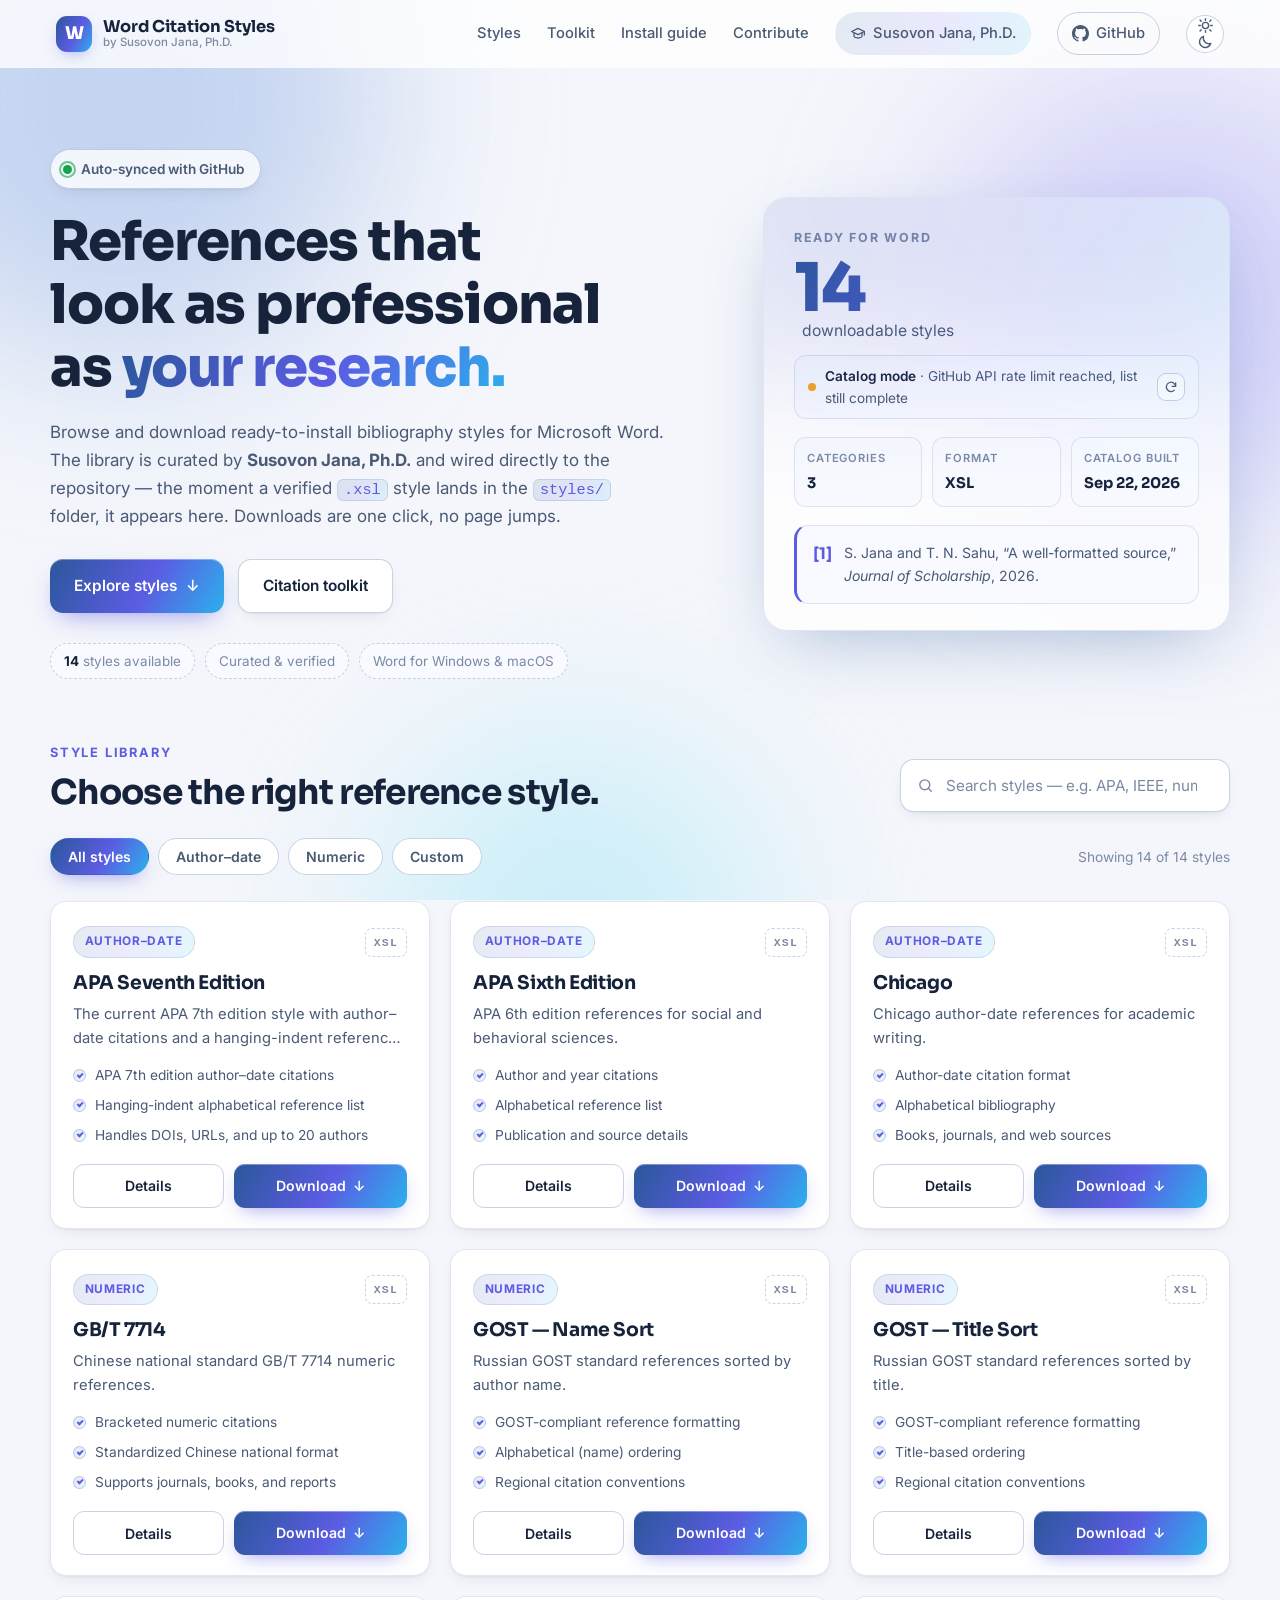
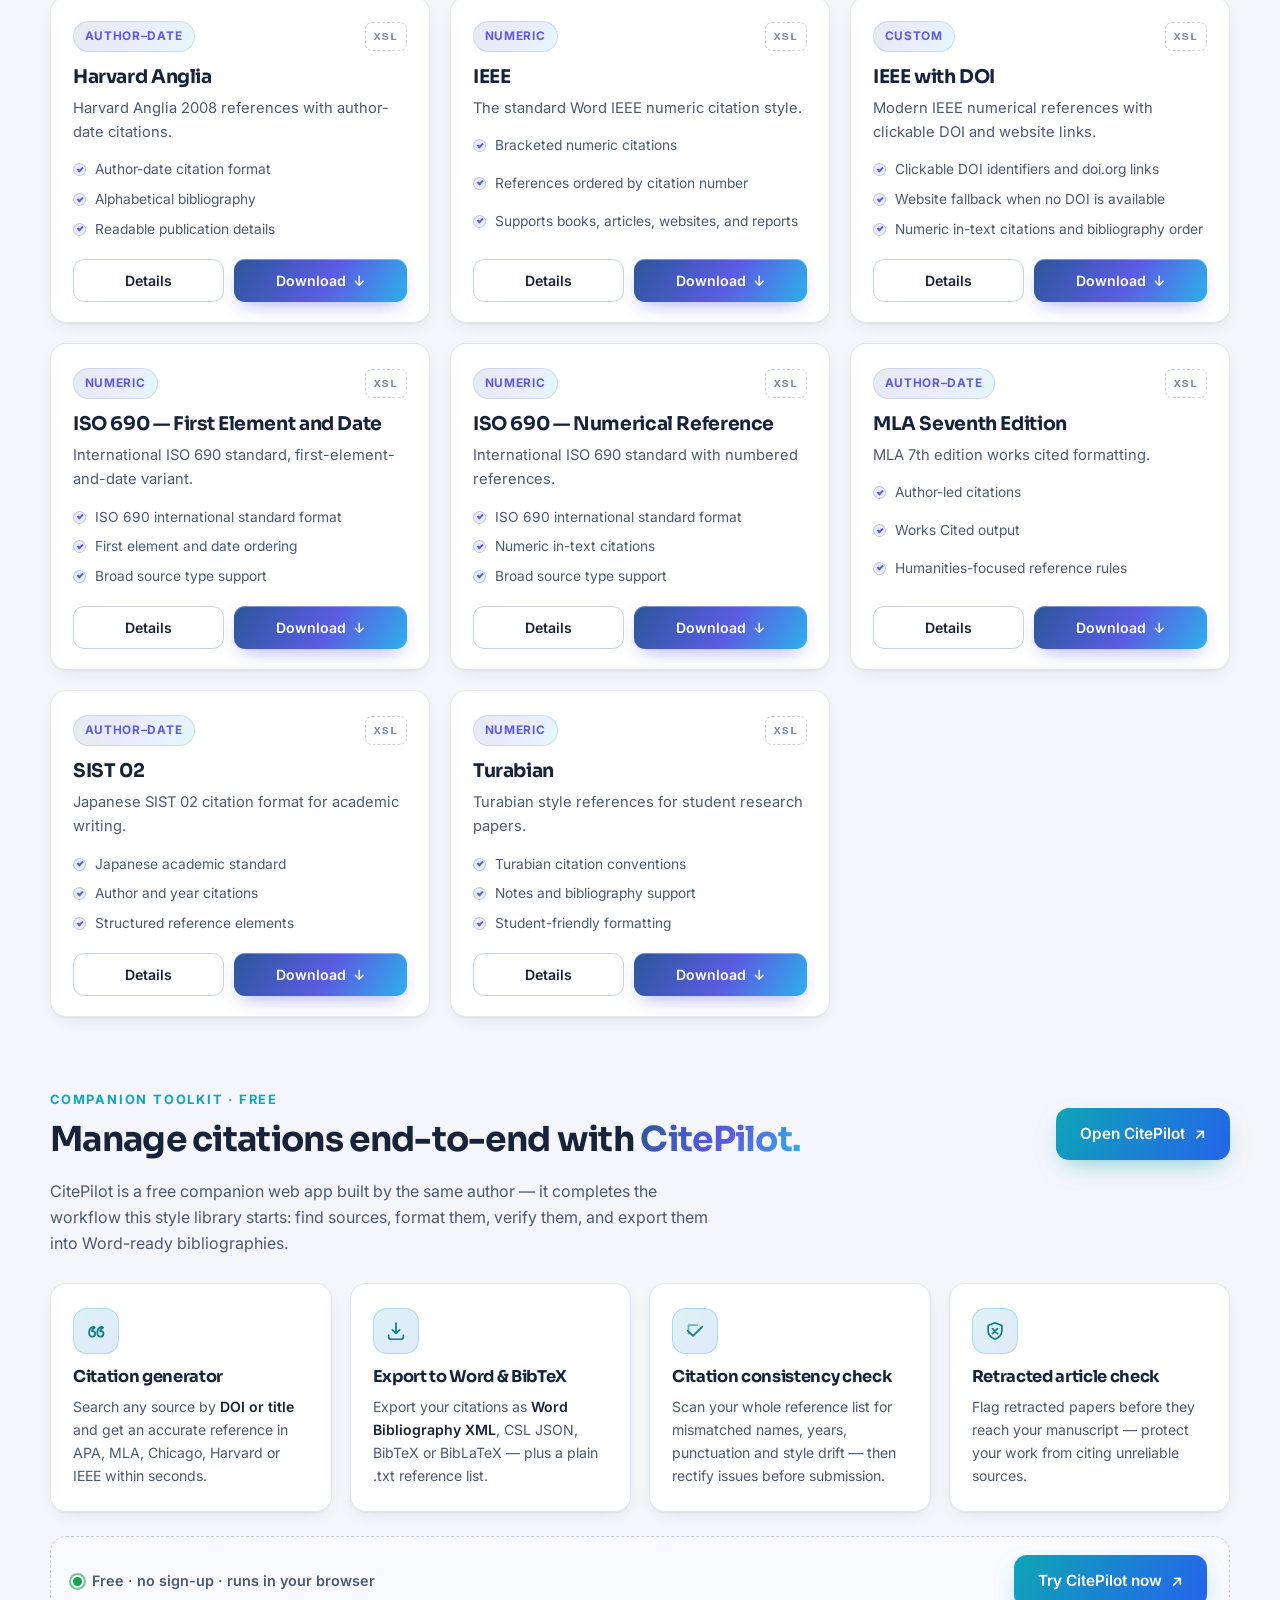
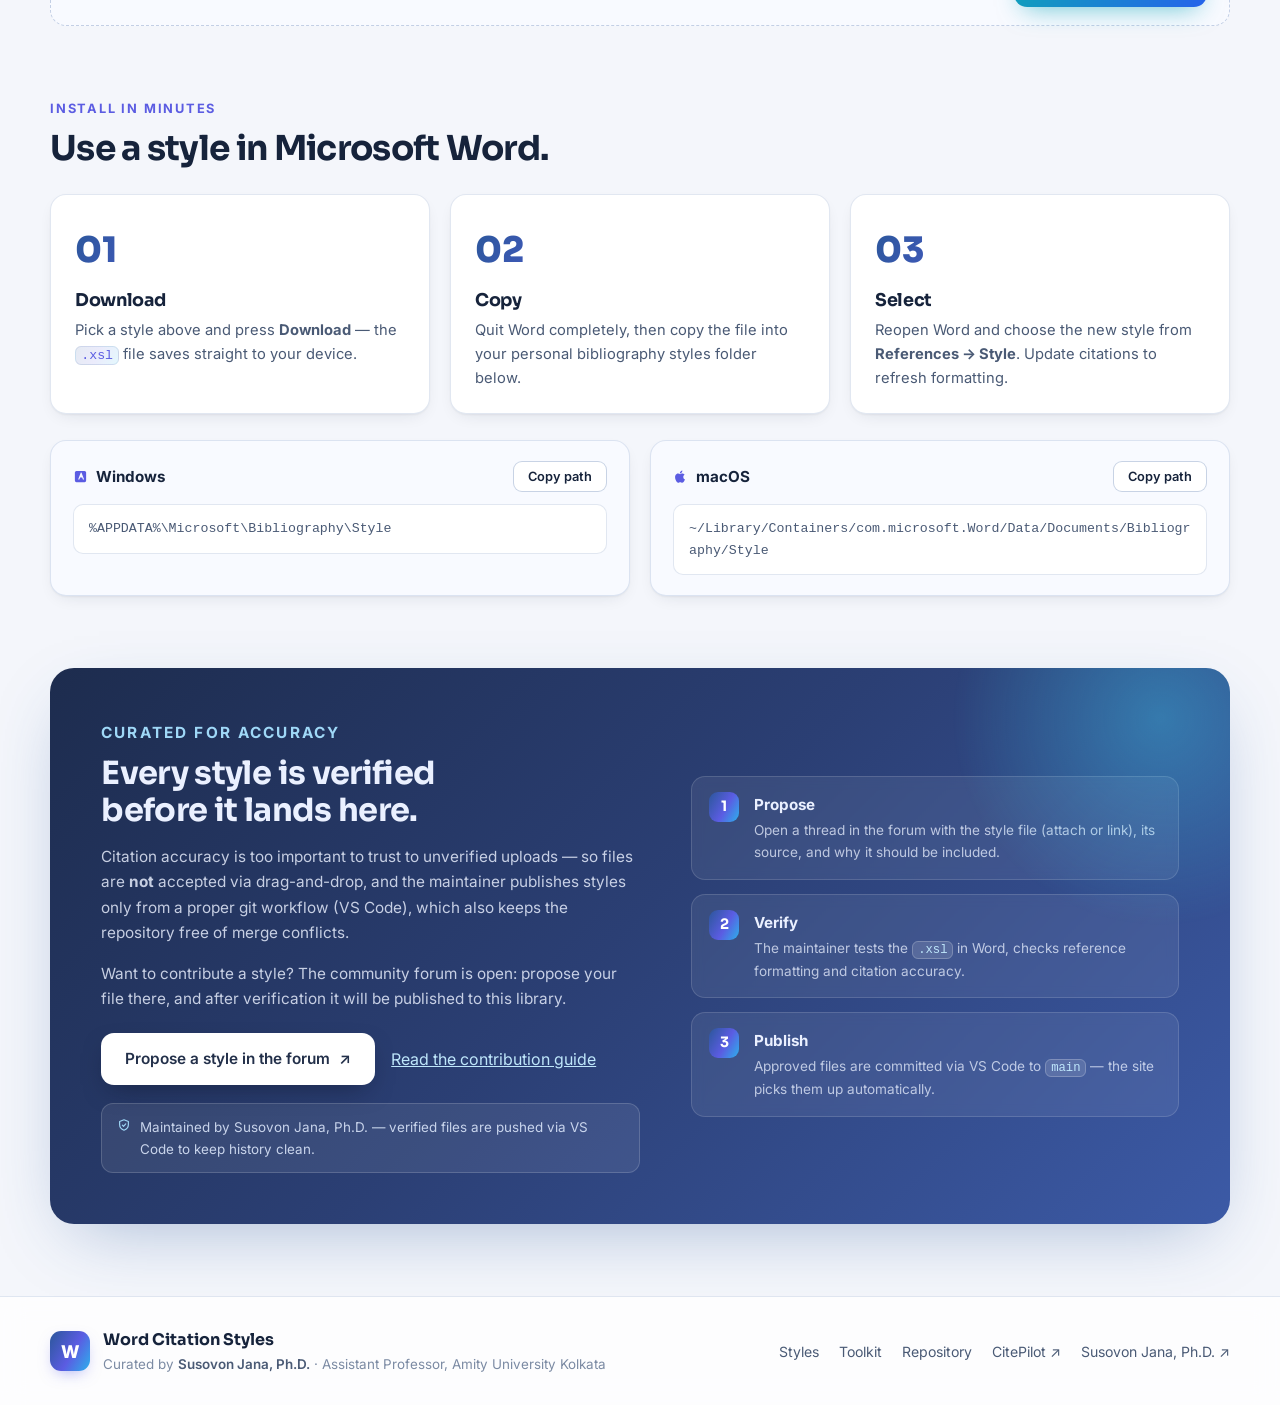
<file: index.html>
<!doctype html>
<html lang="en">
  <head>
    <meta charset="utf-8">
    <meta name="viewport" content="width=device-width, initial-scale=1">
    <meta name="description" content="Free Microsoft Word citation and bibliography styles. Download APA 7, IEEE, Chicago, Harvard, MLA, Vancouver, Nature and other ready-to-install .XSL styles for academic references.">
    <meta name="keywords" content="Microsoft Word citation styles, bibliography styles, Word XSL, APA 7, IEEE, Chicago, Harvard, MLA, Vancouver, Nature, academic references">
    <meta name="author" content="Susovon Jana, Ph.D.">
    <meta name="robots" content="index, follow, max-image-preview:large, max-snippet:-1, max-video-preview:-1">
    <link rel="canonical" href="https://susovon-jana.github.io/word-bibliography-styles/">
    <meta name="google-site-verification" content="google03f097be95b47bca.html">
    <meta name="theme-color" content="#2b579a">
    <meta property="og:title" content="Word Citation Styles — Download Center">
    <meta property="og:description" content="Ready-to-install bibliography styles for Microsoft Word. Auto-synced with GitHub. Curated by Susovon Jana, Ph.D.">
    <meta property="og:type" content="website">
    <meta property="og:url" content="https://susovon-jana.github.io/word-bibliography-styles/">
    <meta property="og:site_name" content="Word Citation Styles">
    <meta property="og:image" content="https://susovon-jana.github.io/word-bibliography-styles/assets/social-preview.svg">
    <meta property="og:image:alt" content="Microsoft Word citation and bibliography styles">
    <meta name="twitter:card" content="summary_large_image">
    <meta name="twitter:title" content="Word Citation Styles | Free Microsoft Word Bibliography Styles">
    <meta name="twitter:description" content="Download ready-to-install Microsoft Word citation and bibliography .XSL styles for academic writing.">
    <meta name="twitter:image" content="https://susovon-jana.github.io/word-bibliography-styles/assets/social-preview.svg">
    <meta name="twitter:image:alt" content="Microsoft Word citation and bibliography styles">
    <script type="application/ld+json">{
      "@context":"https://schema.org",
      "@type":"WebSite",
      "name":"Word Citation Styles",
      "url":"https://susovon-jana.github.io/word-bibliography-styles/",
      "description":"Free Microsoft Word citation and bibliography styles for academic references.",
      "author":{"@type":"Person","name":"Susovon Jana"},
      "potentialAction":{"@type":"SearchAction","target":"https://susovon-jana.github.io/word-bibliography-styles/?q={search_term_string}","query-input":"required name=search_term_string"}
    }</script>
    <title>Word Citation Styles | Download Center</title>
    <link rel="icon" type="image/svg+xml" href="assets/favicon.svg">
    <link rel="preconnect" href="https://fonts.googleapis.com">
    <link rel="preconnect" href="https://fonts.gstatic.com" crossorigin>
    <link href="https://fonts.googleapis.com/css2?family=Inter:wght@400;500;600&family=Sora:wght@500;600;700;800&display=swap" rel="stylesheet">
    <link rel="stylesheet" href="assets/styles.css">
  </head>
  <body class="is-booting">
    <!-- glossy intro splash -->
    <div class="intro-overlay" id="intro-overlay" aria-hidden="true">
      <div class="intro-inner">
        <span class="intro-mark" aria-hidden="true"><span>W</span></span>
        <p class="intro-title">Word Citation Styles</p>
        <p class="intro-sub">Ready-to-install bibliography styles · curated by <strong>Susovon Jana, Ph.D.</strong></p>
        <span class="intro-bar"><span class="intro-bar-fill"></span></span>
      </div>
    </div>

    <span class="scroll-progress" id="scroll-progress" aria-hidden="true"></span>

    <div class="backdrop" aria-hidden="true">
      <span class="orb orb-a"></span>
      <span class="orb orb-b"></span>
      <span class="orb orb-c"></span>
    </div>

    <header class="site-header" id="site-header">
      <a class="brand" href="#top" aria-label="Word Citation Styles home">
        <span class="brand-mark" aria-hidden="true">W</span>
        <span class="brand-text">
          <span class="brand-name">Word Citation Styles</span>
          <span class="brand-by">by Susovon Jana, Ph.D.</span>
        </span>
      </a>
      <nav class="site-nav" aria-label="Primary navigation">
        <a href="#styles">Styles</a>
        <a href="#citepilot">Toolkit</a>
        <a href="#install">Install guide</a>
        <a href="#add">Contribute</a>
        <a class="nav-chip nav-chip-profile" href="https://dr-susovon.pages.dev/" target="_blank" rel="noreferrer" title="Susovon Jana, Ph.D. — Assistant Professor, Amity University Kolkata">
          <svg viewBox="0 0 24 24" width="16" height="16" fill="none" stroke="currentColor" stroke-width="1.9" stroke-linecap="round" stroke-linejoin="round" aria-hidden="true"><path d="M12 3.5 2.5 8.2 12 12.9l9.5-4.7L12 3.5Z"/><path d="M6 10.4v4.4c0 1.6 2.7 3.2 6 3.2s6-1.6 6-3.2v-4.4"/><path d="M21.5 8.2v5.3"/></svg>
          <span>Susovon Jana, Ph.D.</span>
        </a>
        <a class="nav-chip" href="https://github.com/susovon-jana/word-bibliography-styles" target="_blank" rel="noreferrer" aria-label="View repository on GitHub">
          <svg viewBox="0 0 16 16" width="17" height="17" aria-hidden="true" fill="currentColor"><path d="M8 0C3.58 0 0 3.58 0 8c0 3.54 2.29 6.53 5.47 7.59.4.07.55-.17.55-.38 0-.19-.01-.82-.01-1.49-2.01.37-2.53-.49-2.69-.94-.09-.23-.48-.94-.82-1.13-.28-.15-.68-.52-.01-.53.63-.01 1.08.58 1.23.82.72 1.21 1.87.87 2.33.66.07-.52.28-.87.51-1.07-1.78-.2-3.64-.89-3.64-3.95 0-.87.31-1.59.82-2.15-.08-.2-.36-1.02.08-2.12 0 0 .67-.21 2.2.82.64-.18 1.32-.27 2-.27s1.36.09 2 .27c1.53-1.04 2.2-.82 2.2-.82.44 1.1.16 1.92.08 2.12.51.56.82 1.27.82 2.15 0 3.07-1.87 3.75-3.65 3.95.29.25.54.73.54 1.48 0 1.07-.01 1.93-.01 2.2 0 .21.15.46.55.38A8.01 8.01 0 0 0 16 8c0-4.42-3.58-8-8-8Z"/></svg>
          <span>GitHub</span>
        </a>
        <button class="theme-toggle" id="theme-toggle" type="button" aria-label="Switch color theme">
          <span class="theme-icon theme-icon-sun" aria-hidden="true">
            <svg viewBox="0 0 24 24" width="17" height="17" fill="none" stroke="currentColor" stroke-width="2" stroke-linecap="round"><circle cx="12" cy="12" r="4.4"/><path d="M12 2.5v2.2M12 19.3v2.2M4.3 4.3l1.6 1.6M18.1 18.1l1.6 1.6M2.5 12h2.2M19.3 12h2.2M4.3 19.7l1.6-1.6M18.1 5.9l1.6-1.6"/></svg>
          </span>
          <span class="theme-icon theme-icon-moon" aria-hidden="true">
            <svg viewBox="0 0 24 24" width="16" height="16" fill="none" stroke="currentColor" stroke-width="2" stroke-linecap="round" stroke-linejoin="round"><path d="M20.6 14.2A8.6 8.6 0 0 1 9.8 3.4a8.6 8.6 0 1 0 10.8 10.8Z"/></svg>
          </span>
        </button>
      </nav>
    </header>

    <style>
.seo-index {
  position: absolute !important;
  width: 1px !important;
  height: 1px !important;
  padding: 0 !important;
  margin: -1px !important;
  overflow: hidden !important;
  clip: rect(0, 0, 0, 0) !important;
  white-space: nowrap !important;
  border: 0 !important;
}
</style>

<section id="search-index" class="seo-index" aria-label="Search engine index of citation styles">
  <h2>Microsoft Word Citation &amp; Bibliography Styles</h2>
  <p>Download free ready-to-install Word citation styles in XSL format.</p>
  <ul>
    <li><a href="styles/ACS.xsl">ACS</a> — Microsoft Word citation and bibliography style</li>
    <li><a href="styles/AMA.xsl">AMA</a> — Microsoft Word citation and bibliography style</li>
    <li><a href="styles/APASeventhEdition.xsl">APASeventhEdition</a> — Microsoft Word citation and bibliography style</li>
    <li><a href="styles/APASixthEdition.xsl">APASixthEdition</a> — Microsoft Word citation and bibliography style</li>
    <li><a href="styles/APASixthEditionOfficeOnline.xsl">APASixthEditionOfficeOnline</a> — Microsoft Word citation and bibliography style</li>
    <li><a href="styles/ChicagoSeventeenthAuthorDate.xsl">ChicagoSeventeenthAuthorDate</a> — Microsoft Word citation and bibliography style</li>
    <li><a href="styles/ChicagoSeventeenthNotesBibliography.xsl">ChicagoSeventeenthNotesBibliography</a> — Microsoft Word citation and bibliography style</li>
    <li><a href="styles/Harvard.xsl">Harvard</a> — Microsoft Word citation and bibliography style</li>
    <li><a href="styles/HarvardAnglia2008OfficeOnline.xsl">HarvardAnglia2008OfficeOnline</a> — Microsoft Word citation and bibliography style</li>
    <li><a href="styles/IEEE2006OfficeOnline.xsl">IEEE2006OfficeOnline</a> — Microsoft Word citation and bibliography style</li>
    <li><a href="styles/IEEE_with_DOI.xsl">IEEE with DOI</a> — Microsoft Word citation and bibliography style</li>
    <li><a href="styles/MLANinthEdition.xsl">MLANinthEdition</a> — Microsoft Word citation and bibliography style</li>
    <li><a href="styles/MLASeventhEditionOfficeOnline.xsl">MLASeventhEditionOfficeOnline</a> — Microsoft Word citation and bibliography style</li>
    <li><a href="styles/Nature.xsl">Nature</a> — Microsoft Word citation and bibliography style</li>
    <li><a href="styles/Vancouver.xsl">Vancouver</a> — Microsoft Word citation and bibliography style</li>
  </ul>
</section>

    <main id="top">
      <!-- ================= HERO ================= -->
      <section class="hero">
        <div class="hero-copy">
          <p class="eyebrow-badge hero-item" style="--i:0">
            <span class="pulse-dot" aria-hidden="true"></span>
            Auto-synced with GitHub
          </p>
          <h1 class="hero-item" style="--i:1">References that look as professional as <span class="grad-text">your research.</span></h1>
          <p class="hero-text hero-item" style="--i:2">
            Browse and download ready-to-install bibliography styles for Microsoft Word.
            The library is curated by <strong>Susovon Jana, Ph.D.</strong> and wired directly to the
            repository — the moment a verified <code>.xsl</code> style lands in the
            <code>styles/</code> folder, it appears here. Downloads are one click, no page jumps.
          </p>
          <div class="hero-actions hero-item" style="--i:3">
            <a class="button" href="#styles">Explore styles <span aria-hidden="true">↓</span></a>
            <a class="button button-ghost" href="#citepilot">Citation toolkit</a>
          </div>
          <ul class="hero-chips hero-item" style="--i:4" aria-label="Highlights">
            <li><strong id="chip-count">—</strong> styles available</li>
            <li>Curated &amp; verified</li>
            <li>Word for Windows &amp; macOS</li>
          </ul>
        </div>

        <aside class="hero-panel hero-item" style="--i:2" aria-label="Style library summary">
          <span class="panel-sheen" aria-hidden="true"></span>
          <div class="panel-glow" aria-hidden="true"></div>
          <p class="panel-label">Ready for Word</p>
          <p class="panel-count"><strong id="style-total">0</strong><span class="panel-count-suffix">downloadable styles</span></p>
          <div class="sync-row" id="sync-row" title="How fresh is this list?">
            <span class="sync-dot" id="sync-dot" aria-hidden="true"></span>
            <span class="sync-text" id="sync-text">Connecting…</span>
            <button class="sync-refresh" id="sync-refresh" type="button" aria-label="Rescan styles folder now" title="Rescan now">
              <svg viewBox="0 0 24 24" width="14" height="14" fill="none" stroke="currentColor" stroke-width="2.2" stroke-linecap="round" stroke-linejoin="round" aria-hidden="true"><path d="M20 11a8 8 0 1 0-2.2 6.4M20 5v6h-6"/></svg>
            </button>
          </div>
          <dl class="panel-stats">
            <div><dt>Categories</dt><dd id="stat-categories">—</dd></div>
            <div><dt>Format</dt><dd>XSL</dd></div>
            <div><dt>Catalog built</dt><dd id="stat-updated">—</dd></div>
          </dl>
          <div class="sample-reference">
            <span class="sample-marker" aria-hidden="true">[1]</span>
            <p>S. Jana and T. N. Sahu, “A well-formatted source,” <em>Journal of Scholarship</em>, 2026.</p>
          </div>
        </aside>
      </section>

      <!-- ================= STYLES ================= -->
      <section class="styles-section" id="styles">
        <div class="section-heading reveal">
          <div>
            <p class="eyebrow">Style library</p>
            <h2>Choose the right reference style.</h2>
          </div>
          <label class="search">
            <svg viewBox="0 0 24 24" width="17" height="17" fill="none" stroke="currentColor" stroke-width="2" stroke-linecap="round" aria-hidden="true"><circle cx="11" cy="11" r="7"/><path d="m20 20-3.6-3.6"/></svg>
            <input id="style-search" type="search" placeholder="Search styles — e.g. APA, IEEE, numeric…" autocomplete="off" spellcheck="false">
          </label>
        </div>

        <div class="toolbar reveal">
          <div class="filter-bar" id="filter-bar" role="tablist" aria-label="Filter citation styles"></div>
          <p class="result-count" id="result-count" aria-live="polite"></p>
        </div>

        <div class="style-grid" id="style-grid" aria-live="polite">
          <p class="loading" id="loading-note">Loading style catalogue…</p>
        </div>
      </section>

      <!-- ================= CITEPILOT TOOLKIT ================= -->
      <section class="citepilot-section" id="citepilot">
        <div class="section-heading reveal">
          <div>
            <p class="eyebrow eyebrow-citepilot">Companion toolkit · free</p>
            <h2>Manage citations end-to-end with <span class="grad-text">CitePilot.</span></h2>
          </div>
          <a class="button tool-open" href="https://citepilot.pages.dev/" target="_blank" rel="noreferrer">Open CitePilot <span aria-hidden="true">↗</span></a>
        </div>

        <p class="section-lede reveal">
          CitePilot is a free companion web app built by the same author — it completes the workflow
          this style library starts: find sources, format them, verify them, and export them into
          Word-ready bibliographies.
        </p>

        <div class="tool-grid">
          <article class="tool-card reveal">
            <span class="tool-icon" aria-hidden="true">
              <svg viewBox="0 0 24 24" width="22" height="22" fill="none" stroke="currentColor" stroke-width="1.9" stroke-linecap="round" stroke-linejoin="round"><path d="M9 7.5c-3 .5-4.5 2.6-4.5 6 0 2.9 1.4 4.6 3.6 4.6 1.8 0 3.1-1.3 3.1-3.1 0-1.7-1.2-2.9-2.8-2.9-.3 0-.6 0-.8.1.2-1.9 1.3-3.2 3.2-3.9L9 7.5Zm9 0c-3 .5-4.5 2.6-4.5 6 0 2.9 1.4 4.6 3.6 4.6 1.8 0 3.1-1.3 3.1-3.1 0-1.7-1.2-2.9-2.8-2.9-.3 0-.6 0-.8.1.2-1.9 1.3-3.2 3.2-3.9L18 7.5Z"/></svg>
            </span>
            <h3>Citation generator</h3>
            <p>Search any source by <strong>DOI or title</strong> and get an accurate reference in APA, MLA, Chicago, Harvard or IEEE within seconds.</p>
          </article>
          <article class="tool-card reveal">
            <span class="tool-icon" aria-hidden="true">
              <svg viewBox="0 0 24 24" width="22" height="22" fill="none" stroke="currentColor" stroke-width="1.9" stroke-linecap="round" stroke-linejoin="round"><path d="M12 3.5v11.2m0 0 4-4m-4 4-4-4"/><path d="M4 16.5v2A2.5 2.5 0 0 0 6.5 21h11a2.5 2.5 0 0 0 2.5-2.5v-2"/></svg>
            </span>
            <h3>Export to Word &amp; BibTeX</h3>
            <p>Export your citations as <strong>Word Bibliography XML</strong>, CSL JSON, BibTeX or BibLaTeX — plus a plain .txt reference list.</p>
          </article>
          <article class="tool-card reveal">
            <span class="tool-icon" aria-hidden="true">
              <svg viewBox="0 0 24 24" width="22" height="22" fill="none" stroke="currentColor" stroke-width="1.9" stroke-linecap="round" stroke-linejoin="round"><path d="M20 7.2 9.8 17.4 4 11.6"/><path d="M14.2 5.6 4.9 5.6 4.9 14.9" opacity=".55"/></svg>
            </span>
            <h3>Citation consistency check</h3>
            <p>Scan your whole reference list for mismatched names, years, punctuation and style drift — then rectify issues before submission.</p>
          </article>
          <article class="tool-card reveal">
            <span class="tool-icon" aria-hidden="true">
              <svg viewBox="0 0 24 24" width="22" height="22" fill="none" stroke="currentColor" stroke-width="1.9" stroke-linecap="round" stroke-linejoin="round"><path d="M12 3 4.5 6v5.2c0 4.6 3.2 8.3 7.5 9.8 4.3-1.5 7.5-5.2 7.5-9.8V6L12 3Z"/><path d="m9.2 9.4 5.6 5.6m0-5.6-5.6 5.6"/></svg>
            </span>
            <h3>Retracted article check</h3>
            <p>Flag retracted papers before they reach your manuscript — protect your work from citing unreliable sources.</p>
          </article>
        </div>

        <div class="tool-cta reveal">
          <p class="tool-cta-chip"><span class="pulse-dot" aria-hidden="true"></span> Free · no sign-up · runs in your browser</p>
          <a class="button" href="https://citepilot.pages.dev/" target="_blank" rel="noreferrer">Try CitePilot now <span aria-hidden="true">↗</span></a>
        </div>
      </section>

      <!-- ================= INSTALL ================= -->
      <section class="install-section" id="install">
        <div class="section-heading reveal">
          <div>
            <p class="eyebrow">Install in minutes</p>
            <h2>Use a style in Microsoft Word.</h2>
          </div>
        </div>

        <div class="steps">
          <article class="step reveal">
            <span class="step-num" aria-hidden="true">01</span>
            <h3>Download</h3>
            <p>Pick a style above and press <strong>Download</strong> — the <code>.xsl</code> file saves straight to your device.</p>
          </article>
          <article class="step reveal">
            <span class="step-num" aria-hidden="true">02</span>
            <h3>Copy</h3>
            <p>Quit Word completely, then copy the file into your personal bibliography styles folder below.</p>
          </article>
          <article class="step reveal">
            <span class="step-num" aria-hidden="true">03</span>
            <h3>Select</h3>
            <p>Reopen Word and choose the new style from <strong>References → Style</strong>. Update citations to refresh formatting.</p>
          </article>
        </div>

        <div class="path-grid reveal">
          <div class="path-box">
            <div class="path-head">
              <p class="path-label">
                <svg viewBox="0 0 24 24" width="15" height="15" fill="currentColor" aria-hidden="true"><path d="M3 5.5A2.5 2.5 0 0 1 5.5 3h13A2.5 2.5 0 0 1 21 5.5v13a2.5 2.5 0 0 1-2.5 2.5h-13A2.5 2.5 0 0 1 3 18.5v-13Zm5.2 11.1h2l1.1-3h3.4l1.1 3h2l-4.3-11h-1l-4.3 11Z"/></svg>
                Windows
              </p>
              <button class="copy-path" type="button" data-copy-path="%APPDATA%\Microsoft\Bibliography\Style">Copy path</button>
            </div>
            <code class="path-code">%APPDATA%\Microsoft\Bibliography\Style</code>
          </div>
          <div class="path-box">
            <div class="path-head">
              <p class="path-label">
                <svg viewBox="0 0 24 24" width="15" height="15" fill="currentColor" aria-hidden="true"><path d="M16.4 12.9c0-2.4 2-3.6 2.1-3.7-1.1-1.7-2.9-1.9-3.5-1.9-1.5-.2-2.9.9-3.7.9-.8 0-1.9-.9-3.2-.86-1.6 0-3.1 1-4 2.4-1.7 3-.4 7.4 1.2 9.8.8 1.2 1.8 2.5 3.1 2.4 1.2 0 1.7-.8 3.2-.8s1.9.8 3.2.77c1.3 0 2.2-1.2 3-2.4.9-1.4 1.3-2.7 1.3-2.8-.03-.01-2.6-1-2.7-3.9ZM14 5.6c.7-.8 1.1-1.9 1-3.1-1 0-2.2.7-2.9 1.5-.6.7-1.2 1.9-1 3 1.1.1 2.2-.6 2.9-1.4Z"/></svg>
                macOS
              </p>
              <button class="copy-path" type="button" data-copy-path="~/Library/Containers/com.microsoft.Word/Data/Documents/Bibliography/Style">Copy path</button>
            </div>
            <code class="path-code">~/Library/Containers/com.microsoft.Word/Data/Documents/Bibliography/Style</code>
          </div>
        </div>
      </section>

      <!-- ================= CONTRIBUTE (curated) ================= -->
      <section class="contribute-section reveal" id="add">
        <div class="contribute-card">
          <div class="contribute-copy">
            <p class="eyebrow">Curated for accuracy</p>
            <h2>Every style is verified before it lands here.</h2>
            <p>
              Citation accuracy is too important to trust to unverified uploads — so files are
              <strong>not</strong> accepted via drag-and-drop, and the maintainer publishes styles
              only from a proper git workflow (VS Code), which also keeps the repository free of
              merge conflicts.
            </p>
            <p>
              Want to contribute a style? The community forum is open: propose your file there,
              and after verification it will be published to this library.
            </p>
            <div class="contribute-actions">
              <a class="button button-light" href="https://github.com/susovon-jana/word-bibliography-styles/discussions" target="_blank" rel="noreferrer">Propose a style in the forum <span aria-hidden="true">↗</span></a>
              <a class="text-link" href="http://github.com/susovon-jana/word-bibliography-styles/blob/main/CONTRIBUTING.md" target="_blank" rel="noreferrer">Read the contribution guide</a>
            </div>
            <p class="contribute-note">
              <svg viewBox="0 0 24 24" width="14" height="14" fill="none" stroke="currentColor" stroke-width="2" stroke-linecap="round" stroke-linejoin="round" aria-hidden="true"><path d="M12 3 4.5 6v5.2c0 4.6 3.2 8.3 7.5 9.8 4.3-1.5 7.5-5.2 7.5-9.8V6L12 3Z"/><path d="m9.2 12.2 2 2 3.8-4"/></svg>
              Maintained by Susovon Jana, Ph.D. — verified files are pushed via VS Code to keep history clean.
            </p>
          </div>
          <ol class="contribute-steps" aria-label="How styles get published">
            <li>
              <span>1</span>
              <div><strong>Propose</strong><p>Open a thread in the forum with the style file (attach or link), its source, and why it should be included.</p></div>
            </li>
            <li>
              <span>2</span>
              <div><strong>Verify</strong><p>The maintainer tests the <code>.xsl</code> in Word, checks reference formatting and citation accuracy.</p></div>
            </li>
            <li>
              <span>3</span>
              <div><strong>Publish</strong><p>Approved files are committed via VS Code to <code>main</code> — the site picks them up automatically.</p></div>
            </li>
          </ol>
        </div>
      </section>
    </main>

    <footer class="site-footer">
      <div class="footer-inner">
        <div class="footer-brand">
          <span class="brand-mark" aria-hidden="true">W</span>
          <div>
            <p class="footer-title">Word Citation Styles</p>
            <p>Curated by <a href="https://dr-susovon.pages.dev/" target="_blank" rel="noreferrer">Susovon Jana, Ph.D.</a> · Assistant Professor, Amity University Kolkata</p>
          </div>
        </div>
        <nav class="footer-links" aria-label="Footer navigation">
          <a href="#styles">Styles</a>
          <a href="#citepilot">Toolkit</a>
          <a href="https://github.com/susovon-jana/word-bibliography-styles" target="_blank" rel="noreferrer">Repository</a>
          <a href="https://citepilot.pages.dev/" target="_blank" rel="noreferrer">CitePilot ↗</a>
          <a href="https://dr-susovon.pages.dev/" target="_blank" rel="noreferrer">Susovon Jana, Ph.D. ↗</a>
        </nav>
      </div>
    </footer>

    <dialog id="style-dialog" aria-labelledby="dialog-title">
      <div class="dialog-card">
        <button class="dialog-close" type="button" aria-label="Close details">
          <svg viewBox="0 0 24 24" width="18" height="18" fill="none" stroke="currentColor" stroke-width="2.2" stroke-linecap="round" aria-hidden="true"><path d="M6 6l12 12M18 6 6 18"/></svg>
        </button>
        <div id="dialog-content"></div>
      </div>
    </dialog>

    <div class="toast" id="toast" role="status" aria-live="polite"></div>

    <template id="style-card-template">
      <article class="style-card">
        <div class="card-top">
          <span class="style-category"></span>
          <span class="file-type" title="Word bibliography XSL stylesheet">XSL</span>
        </div>
        <h3 class="style-name"></h3>
        <p class="style-summary"></p>
        <ul class="feature-list"></ul>
        <div class="card-actions">
          <button class="details-button" type="button">Details</button>
          <a class="download-button" href="#" role="button" aria-label="Download this style">Download <span aria-hidden="true">↓</span></a>
        </div>
      </article>
    </template>

    <script src="assets/app.js" defer></script>
  </body>
</html>
</file>
<file: assets/styles.css>
/* ==========================================================================
   Word Citation Styles — design system
   Light/dark themes, fluid type, glass surfaces, gradient accents.
   ========================================================================== */

:root {
  --font-body: "Inter", system-ui, -apple-system, "Segoe UI", sans-serif;
  --font-display: "Sora", var(--font-body);

  --page: #f4f6fb;
  --surface: #ffffff;
  --surface-2: #f8faff;
  --surface-glass: rgba(255, 255, 255, 0.78);
  --border: rgba(43, 87, 154, 0.14);
  --border-strong: rgba(43, 87, 154, 0.26);

  --text: #16233b;
  --text-soft: #4a5a75;
  --text-faint: #7b8aa3;

  --brand: #2b579a;
  --brand-2: #5b5ce2;
  --accent: #22c3ee;
  --gold: #f5a524;
  --ok: #16a34a;

  --grad: linear-gradient(120deg, #2b579a 0%, #5b5ce2 55%, #22c3ee 110%);
  --grad-soft: linear-gradient(120deg, rgba(43, 87, 154, 0.12), rgba(91, 92, 226, 0.12), rgba(34, 195, 238, 0.12));

  --shadow-1: 0 1px 2px rgba(22, 35, 59, 0.05), 0 6px 18px -8px rgba(22, 35, 59, 0.14);
  --shadow-2: 0 2px 6px rgba(22, 35, 59, 0.06), 0 18px 44px -16px rgba(43, 87, 154, 0.28);
  --shadow-3: 0 24px 70px -24px rgba(43, 87, 154, 0.4);

  --radius: 16px;
  --radius-lg: 24px;
  --sheen: rgba(255, 255, 255, 0.5);

  --header-h: 68px;
}

/* ---------- glossy intro splash ---------- */
.intro-overlay {
  position: fixed;
  inset: 0;
  z-index: 200;
  display: grid;
  place-items: center;
  background:
    radial-gradient(900px 520px at 20% 0%, rgba(91, 92, 226, 0.4), transparent 60%),
    radial-gradient(700px 500px at 85% 100%, rgba(34, 195, 238, 0.28), transparent 55%),
    linear-gradient(150deg, #0c1428 0%, #16224a 55%, #1d2c5e 100%);
  transition: opacity 0.6s ease, visibility 0.6s ease;
}

.intro-overlay::after {
  content: "";
  position: absolute;
  inset: 0;
  background: linear-gradient(115deg, transparent 30%, var(--sheen) 46%, transparent 60%);
  background-size: 260% 100%;
  animation: intro-sheen 2.6s ease-in-out infinite;
  pointer-events: none;
}

@keyframes intro-sheen {
  0% { background-position: 130% 0; }
  60%, 100% { background-position: -130% 0; }
}

.intro-inner { text-align: center; padding: 0 24px; }

.intro-mark {
  position: relative;
  display: inline-grid;
  place-items: center;
  width: 84px;
  height: 84px;
  border-radius: 26px;
  background: var(--grad);
  box-shadow:
    0 24px 60px -18px rgba(91, 92, 226, 0.9),
    inset 0 1px 0 rgba(255, 255, 255, 0.45);
  animation: intro-pop 0.9s cubic-bezier(0.2, 1.4, 0.3, 1) both;
}

.intro-mark::before {
  content: "";
  position: absolute;
  inset: -14px;
  border-radius: 34px;
  border: 2px solid rgba(120, 160, 255, 0.5);
  animation: intro-ring 1.6s ease-out infinite;
}

@keyframes intro-ring {
  0% { transform: scale(0.86); opacity: 0.9; }
  100% { transform: scale(1.25); opacity: 0; }
}

@keyframes intro-pop {
  from { transform: scale(0.4) rotate(-8deg); opacity: 0; }
  to { transform: scale(1) rotate(0); opacity: 1; }
}

.intro-mark span {
  font-family: var(--font-display);
  font-size: 2.4rem;
  font-weight: 800;
  color: #fff;
  text-shadow: 0 2px 12px rgba(9, 14, 30, 0.45);
}

.intro-title {
  margin: 22px 0 6px;
  font-family: var(--font-display);
  font-size: 1.5rem;
  font-weight: 700;
  color: #f2f6ff;
  letter-spacing: -0.01em;
  animation: intro-rise 0.8s 0.15s cubic-bezier(0.2, 0.7, 0.3, 1) both;
}

.intro-sub {
  margin: 0 0 26px;
  font-size: 0.9rem;
  color: rgba(226, 236, 255, 0.75);
  animation: intro-rise 0.8s 0.28s cubic-bezier(0.2, 0.7, 0.3, 1) both;
}

.intro-sub strong { color: #bfe0ff; font-weight: 600; }

@keyframes intro-rise {
  from { opacity: 0; transform: translateY(14px); }
  to { opacity: 1; transform: none; }
}

.intro-bar {
  display: block;
  width: min(240px, 60vw);
  height: 4px;
  margin-inline: auto;
  border-radius: 999px;
  background: rgba(255, 255, 255, 0.14);
  overflow: hidden;
}

.intro-bar-fill {
  display: block;
  height: 100%;
  width: 40%;
  border-radius: inherit;
  background: linear-gradient(90deg, #22c3ee, #8f8ffb, #22c3ee);
  background-size: 200% 100%;
  animation: intro-load 1.15s ease-in-out infinite;
}

@keyframes intro-load {
  0% { transform: translateX(-110%); }
  100% { transform: translateX(320%); }
}

.intro-overlay.is-done { opacity: 0; visibility: hidden; pointer-events: none; }

body.is-booting { overflow: hidden; }

body.is-booting .hero-item { opacity: 0; }

/* ---------- scroll progress ---------- */
.scroll-progress {
  position: fixed;
  top: 0;
  left: 0;
  z-index: 120;
  height: 3px;
  width: 0;
  background: var(--grad);
  box-shadow: 0 0 12px rgba(91, 92, 226, 0.65);
  transition: width 0.08s linear;
  pointer-events: none;
}

/* ---------- hero staggered entrance ---------- */
.hero-item {
  opacity: 0;
  transform: translateY(26px);
  animation: hero-in 0.85s cubic-bezier(0.2, 0.7, 0.3, 1) forwards;
  animation-delay: calc(var(--i, 0) * 130ms + 60ms);
}

body:not(.is-booting) .hero-item { animation-play-state: running; }

@keyframes hero-in {
  from { opacity: 0; transform: translateY(26px); }
  to { opacity: 1; transform: none; }
}

@media (prefers-reduced-motion: reduce) {
  .hero-item { opacity: 1 !important; transform: none !important; animation: none !important; }
}

html[data-theme="dark"] {
  --page: #0a1020;
  --sheen: rgba(160, 190, 255, 0.14);
  --surface: #121a2e;
  --surface-2: #17203a;
  --surface-glass: rgba(16, 23, 43, 0.72);
  --border: rgba(148, 178, 255, 0.14);
  --border-strong: rgba(148, 178, 255, 0.28);

  --text: #e8eefc;
  --text-soft: #a9b7d4;
  --text-faint: #7285a8;

  --brand: #6ea8ff;
  --brand-2: #8f8ffb;
  --accent: #3fd6f7;

  --grad: linear-gradient(120deg, #4d7fd6 0%, #7a7bf0 55%, #3fd6f7 110%);
  --grad-soft: linear-gradient(120deg, rgba(77, 127, 214, 0.16), rgba(122, 123, 240, 0.14), rgba(63, 214, 247, 0.12));

  --shadow-1: 0 1px 2px rgba(0, 0, 0, 0.35), 0 8px 22px -10px rgba(0, 0, 0, 0.5);
  --shadow-2: 0 2px 8px rgba(0, 0, 0, 0.4), 0 22px 50px -18px rgba(0, 0, 0, 0.6);
  --shadow-3: 0 30px 80px -28px rgba(0, 0, 0, 0.7);
}

/* ---------- base ---------- */
*,
*::before,
*::after { box-sizing: border-box; }

html { scroll-behavior: smooth; }

body {
  margin: 0;
  font-family: var(--font-body);
  font-size: 1rem;
  line-height: 1.65;
  color: var(--text);
  background: var(--page);
  -webkit-font-smoothing: antialiased;
  transition: background 0.35s ease, color 0.35s ease;
  overflow-x: hidden;
}

::selection { background: rgba(91, 92, 226, 0.25); }

code {
  font-family: ui-monospace, "Cascadia Code", "SF Mono", Menlo, Consolas, monospace;
  font-size: 0.9em;
  background: var(--grad-soft);
  border: 1px solid var(--border);
  border-radius: 6px;
  padding: 0.08em 0.4em;
  color: var(--brand-2);
}

a { color: inherit; }

h1, h2, h3 {
  font-family: var(--font-display);
  line-height: 1.15;
  letter-spacing: -0.02em;
  margin: 0;
  text-wrap: balance;
}

:focus-visible {
  outline: 2px solid var(--brand-2);
  outline-offset: 3px;
  border-radius: 6px;
}

/* ---------- animated backdrop ---------- */
.backdrop {
  position: fixed;
  inset: 0;
  z-index: -1;
  overflow: hidden;
  pointer-events: none;
}

.orb {
  position: absolute;
  border-radius: 50%;
  filter: blur(90px);
  opacity: 0.55;
  animation: drift 26s ease-in-out infinite alternate;
}

html[data-theme="dark"] .orb { opacity: 0.32; }

.orb-a { width: 520px; height: 520px; left: -140px; top: -160px; background: #9db8e8; }
.orb-b { width: 460px; height: 460px; right: -120px; top: 8%; background: #b7b3f7; animation-delay: -8s; }
.orb-c { width: 380px; height: 380px; left: 30%; bottom: -220px; background: #a8e8f7; animation-delay: -16s; }

html[data-theme="dark"] .orb-a { background: #1d3a6e; }
html[data-theme="dark"] .orb-b { background: #35308a; }
html[data-theme="dark"] .orb-c { background: #0e4a5e; }

@keyframes drift {
  from { transform: translate3d(0, 0, 0) scale(1); }
  to { transform: translate3d(60px, 40px, 0) scale(1.12); }
}

/* ---------- header ---------- */
.site-header {
  position: sticky;
  top: 0;
  z-index: 50;
  display: flex;
  align-items: center;
  justify-content: space-between;
  gap: 16px;
  min-height: var(--header-h);
  padding: 10px clamp(18px, 5vw, 56px);
  background: var(--surface-glass);
  -webkit-backdrop-filter: blur(14px);
  backdrop-filter: blur(14px);
  border-bottom: 1px solid transparent;
  transition: border-color 0.3s ease, box-shadow 0.3s ease;
}

.site-header.is-scrolled {
  border-bottom-color: var(--border);
  box-shadow: var(--shadow-1);
}

.brand {
  display: inline-flex;
  align-items: center;
  gap: 11px;
  font-family: var(--font-display);
  font-weight: 700;
  font-size: 1.02rem;
  text-decoration: none;
  white-space: nowrap;
}

.brand-text { display: flex; flex-direction: column; line-height: 1.2; }

.brand-by {
  font-family: var(--font-body);
  font-size: 0.72rem;
  font-weight: 500;
  color: var(--text-faint);
}

.brand-mark {
  display: inline-grid;
  place-items: center;
  width: 36px;
  height: 36px;
  border-radius: 11px;
  background: var(--grad);
  color: #fff;
  font-size: 1.1rem;
  font-weight: 800;
  box-shadow: 0 6px 16px -6px rgba(91, 92, 226, 0.55);
}

.site-nav {
  display: flex;
  align-items: center;
  gap: clamp(8px, 2.4vw, 26px);
}

.site-nav a:not(.nav-github) {
  font-size: 0.92rem;
  font-weight: 500;
  color: var(--text-soft);
  text-decoration: none;
  transition: color 0.2s ease;
}

.site-nav a:not(.nav-chip):hover { color: var(--text); }

.nav-chip {
  display: inline-flex;
  align-items: center;
  gap: 7px;
  padding: 8px 14px;
  border: 1px solid var(--border-strong);
  border-radius: 999px;
  font-size: 0.86rem;
  font-weight: 600;
  text-decoration: none;
  color: var(--text);
  transition: background 0.2s ease, transform 0.2s ease, border-color 0.2s ease, box-shadow 0.2s ease;
}

.nav-chip:hover {
  background: var(--grad-soft);
  transform: translateY(-1px);
  border-color: var(--brand-2);
  box-shadow: 0 8px 18px -10px rgba(91, 92, 226, 0.5);
}

.nav-chip-profile {
  border-color: transparent;
  background: var(--grad-soft);
  color: var(--brand-2);
}

html[data-theme="dark"] .nav-chip-profile { color: #9fb6ff; }

.nav-chip-profile:hover { color: var(--text); }

.theme-toggle {
  display: inline-grid;
  place-items: center;
  width: 38px;
  height: 38px;
  border: 1px solid var(--border-strong);
  border-radius: 999px;
  background: var(--surface);
  color: var(--text-soft);
  cursor: pointer;
  transition: color 0.2s ease, background 0.2s ease, transform 0.2s ease;
}

.theme-toggle:hover { color: var(--text); transform: translateY(-1px); }

.theme-icon-moon { display: none; }
html[data-theme="dark"] .theme-icon-moon { display: grid; }
html[data-theme="dark"] .theme-icon-sun { display: none; }
.theme-icon { display: grid; place-items: center; }

@media (max-width: 1150px) {
  .nav-chip-profile span { display: none; }
  .nav-chip-profile { padding: 8px 11px; }
}

/* ---------- layout ---------- */
main {
  width: min(1180px, 100% - clamp(28px, 7vw, 96px));
  margin-inline: auto;
}

section { scroll-margin-top: calc(var(--header-h) + 16px); }

.eyebrow {
  margin: 0 0 10px;
  font-size: 0.8rem;
  font-weight: 700;
  letter-spacing: 0.14em;
  text-transform: uppercase;
  color: var(--brand-2);
}

.eyebrow-badge {
  display: inline-flex;
  align-items: center;
  gap: 9px;
  margin: 0 0 22px;
  padding: 8px 16px 8px 12px;
  border: 1px solid var(--border-strong);
  border-radius: 999px;
  background: var(--surface-glass);
  font-size: 0.85rem;
  font-weight: 600;
  color: var(--text-soft);
  box-shadow: var(--shadow-1);
}

.grad-text {
  background: var(--grad);
  -webkit-background-clip: text;
  background-clip: text;
  color: transparent;
}

.pulse-dot {
  position: relative;
  width: 9px;
  height: 9px;
  border-radius: 50%;
  background: var(--ok);
  flex: none;
}

.pulse-dot::after {
  content: "";
  position: absolute;
  inset: -4px;
  border-radius: 50%;
  border: 2px solid var(--ok);
  opacity: 0.6;
  animation: pulse 1.8s ease-out infinite;
}

@keyframes pulse {
  0% { transform: scale(0.55); opacity: 0.7; }
  80%, 100% { transform: scale(1.5); opacity: 0; }
}

/* ---------- hero ---------- */
.hero {
  display: grid;
  grid-template-columns: 1.25fr 0.9fr;
  align-items: center;
  gap: clamp(28px, 5vw, 72px);
  padding: clamp(52px, 9vh, 104px) 0 clamp(40px, 7vh, 72px);
}

.hero h1 {
  font-size: clamp(2.1rem, 4.6vw, 3.4rem);
  font-weight: 800;
  margin-bottom: 20px;
}

.hero-text {
  max-width: 56ch;
  font-size: 1.06rem;
  color: var(--text-soft);
  margin: 0 0 28px;
}

.hero-actions {
  display: flex;
  flex-wrap: wrap;
  gap: 14px;
  margin-bottom: 30px;
}

.hero-chips {
  display: flex;
  flex-wrap: wrap;
  gap: 10px;
  margin: 0;
  padding: 0;
  list-style: none;
}

.hero-chips li {
  font-size: 0.84rem;
  color: var(--text-faint);
  padding: 6px 13px;
  border: 1px dashed var(--border-strong);
  border-radius: 999px;
  background: var(--surface-2);
}

.hero-chips strong { color: var(--text); }

/* buttons — glossy sheen sweep */
.button {
  position: relative;
  display: inline-flex;
  align-items: center;
  gap: 9px;
  padding: 13px 24px;
  border: 0;
  border-radius: 13px;
  background: var(--grad);
  color: #fff;
  font-family: var(--font-body);
  font-size: 0.96rem;
  font-weight: 600;
  text-decoration: none;
  box-shadow: 0 10px 26px -10px rgba(91, 92, 226, 0.65), inset 0 1px 0 rgba(255, 255, 255, 0.35);
  overflow: hidden;
  transition: transform 0.2s ease, box-shadow 0.2s ease, filter 0.2s ease;
}

.button::after {
  content: "";
  position: absolute;
  top: -20%;
  bottom: -20%;
  left: -70%;
  width: 45%;
  background: linear-gradient(105deg, transparent 8%, rgba(255, 255, 255, 0.55) 50%, transparent 92%);
  transform: skewX(-18deg);
  transition: left 0.65s cubic-bezier(0.3, 0.7, 0.4, 1);
  pointer-events: none;
}

.button:hover::after { left: 135%; }

.button:active { transform: translateY(0) scale(0.98); }

.button:hover { transform: translateY(-2px); filter: brightness(1.06); box-shadow: 0 16px 32px -12px rgba(91, 92, 226, 0.7), inset 0 1px 0 rgba(255, 255, 255, 0.35); }

.button.is-busy { pointer-events: none; opacity: 0.75; }

.button-ghost {
  background: var(--surface);
  color: var(--text);
  border: 1px solid var(--border-strong);
  box-shadow: var(--shadow-1);
}

.button-ghost:hover { background: var(--surface-2); }

.button-light {
  background: #fff;
  color: #23304a;
  box-shadow: 0 10px 26px -10px rgba(9, 14, 30, 0.5);
}

/* hero panel */
.hero-panel {
  position: relative;
  padding: 30px 30px 26px;
  border-radius: var(--radius-lg);
  border: 1px solid var(--border);
  background: var(--surface-glass);
  -webkit-backdrop-filter: blur(16px);
  backdrop-filter: blur(16px);
  box-shadow: var(--shadow-3);
  overflow: hidden;
}

.panel-glow {
  position: absolute;
  inset: -40% -20% auto;
  height: 80%;
  background: var(--grad);
  filter: blur(70px);
  opacity: 0.16;
  pointer-events: none;
}

.panel-sheen {
  position: absolute;
  top: -60%;
  left: -80%;
  width: 55%;
  height: 220%;
  background: linear-gradient(105deg, transparent 20%, var(--sheen) 50%, transparent 80%);
  transform: rotate(8deg);
  animation: panel-sheen 7.5s ease-in-out infinite;
  pointer-events: none;
}

@keyframes panel-sheen {
  0%, 55% { left: -80%; }
  85%, 100% { left: 130%; }
}

.panel-label {
  margin: 0;
  font-size: 0.78rem;
  font-weight: 700;
  letter-spacing: 0.14em;
  text-transform: uppercase;
  color: var(--text-faint);
}

.panel-count { margin: 6px 0 4px; line-height: 1; }

.panel-count strong {
  display: block;
  font-family: var(--font-display);
  font-size: clamp(3rem, 6vw, 4.2rem);
  font-weight: 800;
  letter-spacing: -0.03em;
  background: var(--grad);
  -webkit-background-clip: text;
  background-clip: text;
  color: transparent;
}

.panel-count-suffix { font-size: 0.98rem; color: var(--text-soft); margin-left: 8px; }

.sync-row {
  display: flex;
  align-items: center;
  gap: 9px;
  margin: 16px 0 18px;
  padding: 9px 13px;
  border: 1px solid var(--border);
  border-radius: 12px;
  background: var(--surface-2);
  font-size: 0.85rem;
  color: var(--text-soft);
}

.sync-dot {
  width: 8px;
  height: 8px;
  border-radius: 50%;
  background: var(--text-faint);
  flex: none;
  transition: background 0.3s ease;
}

.sync-row[data-state="live"] .sync-dot { background: var(--ok); box-shadow: 0 0 10px rgba(22, 163, 74, 0.65); }
.sync-row[data-state="catalog"] .sync-dot { background: var(--gold); }
.sync-row[data-state="offline"] .sync-dot { background: #e05252; }
.sync-text { flex: 1; min-width: 0; }
.sync-text strong { color: var(--text); font-weight: 600; }

.sync-refresh {
  display: inline-grid;
  place-items: center;
  width: 28px;
  height: 28px;
  border: 1px solid var(--border-strong);
  border-radius: 9px;
  background: var(--surface);
  color: var(--text-soft);
  cursor: pointer;
  transition: transform 0.25s ease, color 0.2s ease;
}

.sync-refresh:hover { color: var(--text); transform: rotate(40deg); }
.sync-refresh.is-spinning svg { animation: spin 0.9s linear infinite; }

@keyframes spin { to { transform: rotate(360deg); } }

.panel-stats {
  display: grid;
  grid-template-columns: repeat(3, 1fr);
  gap: 10px;
  margin: 0 0 18px;
}

.panel-stats > div {
  padding: 11px 12px;
  border: 1px solid var(--border);
  border-radius: 12px;
  background: var(--surface-2);
}

.panel-stats dt { font-size: 0.7rem; font-weight: 600; letter-spacing: 0.08em; text-transform: uppercase; color: var(--text-faint); }
.panel-stats dd { margin: 3px 0 0; font-family: var(--font-display); font-weight: 700; font-size: 0.92rem; }

.sample-reference {
  display: flex;
  gap: 12px;
  padding: 15px 16px;
  border-radius: 14px;
  border: 1px solid var(--border);
  border-left: 3px solid var(--brand-2);
  background: var(--surface-2);
}

.sample-marker { font-family: var(--font-display); font-weight: 700; color: var(--brand-2); }

.sample-reference {
  animation: float-soft 6.5s ease-in-out infinite;
}

@keyframes float-soft {
  0%, 100% { transform: translateY(0); }
  50% { transform: translateY(-5px); }
}

.sample-reference p {
  margin: 0;
  font-size: 0.88rem;
  color: var(--text-soft);
}

/* ---------- section headings ---------- */
.section-heading {
  display: flex;
  align-items: flex-end;
  justify-content: space-between;
  gap: 24px;
  margin-bottom: 26px;
}

.section-heading h2 { font-size: clamp(1.6rem, 3vw, 2.15rem); font-weight: 700; }

.search {
  display: flex;
  align-items: center;
  gap: 10px;
  min-width: min(330px, 100%);
  padding: 12px 16px;
  border: 1px solid var(--border-strong);
  border-radius: 14px;
  background: var(--surface);
  box-shadow: var(--shadow-1);
  color: var(--text-faint);
  transition: border-color 0.2s ease, box-shadow 0.2s ease;
}

.search:focus-within {
  border-color: var(--brand-2);
  box-shadow: 0 0 0 4px rgba(91, 92, 226, 0.14);
}

.search input {
  flex: 1;
  min-width: 0;
  border: 0;
  background: transparent;
  font: inherit;
  font-size: 0.95rem;
  color: var(--text);
  outline: none;
}

.search input::placeholder { color: var(--text-faint); }

/* ---------- toolbar / filters ---------- */
.toolbar {
  display: flex;
  align-items: center;
  justify-content: space-between;
  flex-wrap: wrap;
  gap: 14px;
  margin-bottom: 26px;
}

.filter-bar { display: flex; flex-wrap: wrap; gap: 9px; }

.filter {
  padding: 9px 17px;
  border: 1px solid var(--border-strong);
  border-radius: 999px;
  background: var(--surface);
  color: var(--text-soft);
  font-family: var(--font-body);
  font-size: 0.88rem;
  font-weight: 600;
  cursor: pointer;
  transition: all 0.2s ease;
}

.filter:hover { color: var(--text); border-color: var(--brand-2); }

.filter.active {
  background: var(--grad);
  border-color: transparent;
  color: #fff;
  box-shadow: 0 8px 20px -8px rgba(91, 92, 226, 0.6);
}

.result-count { margin: 0; font-size: 0.86rem; color: var(--text-faint); }

/* ---------- style cards ---------- */
.style-grid {
  display: grid;
  grid-template-columns: repeat(auto-fill, minmax(295px, 1fr));
  gap: 20px;
}

.style-card {
  position: relative;
  display: flex;
  flex-direction: column;
  padding: 24px 22px 20px;
  border-radius: var(--radius);
  border: 1px solid var(--border);
  background: var(--surface);
  box-shadow: var(--shadow-1);
  overflow: hidden;
  transition: transform 0.25s ease, box-shadow 0.25s ease, border-color 0.25s ease;
  animation: card-in 0.5s cubic-bezier(0.2, 0.7, 0.3, 1) both;
}

/* glossy diagonal highlight */
.style-card::after {
  content: "";
  position: absolute;
  top: 0;
  right: 0;
  width: 65%;
  height: 42%;
  background: radial-gradient(ellipse at top right, var(--sheen), transparent 65%);
  opacity: 0;
  transition: opacity 0.35s ease;
  pointer-events: none;
}

.style-card:hover::after { opacity: 1; }

.style-card::before {
  content: "";
  position: absolute;
  inset: 0 0 auto;
  height: 3px;
  border-radius: var(--radius) var(--radius) 0 0;
  background: var(--grad);
  opacity: 0;
  transition: opacity 0.25s ease;
}

.style-card:hover {
  transform: translateY(-5px);
  box-shadow: var(--shadow-2);
  border-color: var(--border-strong);
}

.style-card:hover::before { opacity: 1; }

@keyframes card-in {
  from { opacity: 0; transform: translateY(16px); }
  to { opacity: 1; transform: translateY(0); }
}

.card-top {
  display: flex;
  align-items: center;
  justify-content: space-between;
  gap: 10px;
  margin-bottom: 14px;
}

.style-category {
  font-size: 0.74rem;
  font-weight: 700;
  letter-spacing: 0.06em;
  text-transform: uppercase;
  color: var(--brand-2);
  padding: 5px 11px;
  border-radius: 999px;
  background: var(--grad-soft);
  border: 1px solid var(--border);
}

.file-type {
  font-family: ui-monospace, monospace;
  font-size: 0.72rem;
  font-weight: 700;
  letter-spacing: 0.1em;
  color: var(--text-faint);
  padding: 4px 8px;
  border: 1px dashed var(--border-strong);
  border-radius: 7px;
}

.style-name {
  font-size: 1.18rem;
  font-weight: 700;
  margin-bottom: 8px;
  overflow-wrap: anywhere;
}

.style-summary {
  margin: 0 0 14px;
  font-size: 0.92rem;
  color: var(--text-soft);
  display: -webkit-box;
  -webkit-line-clamp: 2;
  -webkit-box-orient: vertical;
  overflow: hidden;
}

.feature-list {
  margin: 0 0 18px;
  padding: 0;
  list-style: none;
  display: grid;
  gap: 7px;
  flex: 1;
}

.feature-list li {
  position: relative;
  padding-left: 22px;
  font-size: 0.86rem;
  color: var(--text-soft);
}

.feature-list li::before {
  content: "";
  position: absolute;
  left: 0;
  top: 5px;
  width: 13px;
  height: 13px;
  border-radius: 50%;
  background: var(--grad-soft);
  border: 1px solid var(--border-strong);
}

.feature-list li::after {
  content: "";
  position: absolute;
  left: 3.5px;
  top: 8.5px;
  width: 6px;
  height: 3.5px;
  border-left: 2px solid var(--brand-2);
  border-bottom: 2px solid var(--brand-2);
  transform: rotate(-45deg);
}

.card-actions {
  display: flex;
  gap: 10px;
}

.details-button,
.download-button {
  display: inline-flex;
  align-items: center;
  justify-content: center;
  gap: 7px;
  padding: 10px 16px;
  border-radius: 11px;
  font-size: 0.88rem;
  font-weight: 600;
  text-decoration: none;
  cursor: pointer;
  transition: transform 0.2s ease, box-shadow 0.2s ease, background 0.2s ease;
}

.details-button {
  flex: 1;
  border: 1px solid var(--border-strong);
  background: transparent;
  color: var(--text);
  font-family: var(--font-body);
}

.details-button:hover { background: var(--surface-2); transform: translateY(-1px); }

.download-button {
  flex: 1.2;
  border: 0;
  background: var(--grad);
  color: #fff;
  box-shadow: 0 8px 20px -8px rgba(91, 92, 226, 0.6), inset 0 1px 0 rgba(255, 255, 255, 0.35);
  position: relative;
  overflow: hidden;
}

.download-button::after {
  content: "";
  position: absolute;
  top: -20%;
  bottom: -20%;
  left: -70%;
  width: 45%;
  background: linear-gradient(105deg, transparent 8%, rgba(255, 255, 255, 0.55) 50%, transparent 92%);
  transform: skewX(-18deg);
  transition: left 0.65s cubic-bezier(0.3, 0.7, 0.4, 1);
  pointer-events: none;
}

.download-button:hover::after { left: 135%; }

.download-button:hover { transform: translateY(-1px); filter: brightness(1.07); }

.download-button.is-busy { pointer-events: none; opacity: 0.75; }

.download-button.is-done { background: linear-gradient(120deg, #16a34a, #22c55e); box-shadow: 0 8px 20px -8px rgba(22, 163, 74, 0.6); }

.loading {
  grid-column: 1 / -1;
  padding: 48px 20px;
  text-align: center;
  color: var(--text-faint);
  font-size: 0.98rem;
}

/* ---------- install section ---------- */
/* ---------- CitePilot toolkit ---------- */
.citepilot-section { padding: clamp(48px, 8vh, 84px) 0 0; }

.eyebrow-citepilot { color: #0ea5b7; }

html[data-theme="dark"] .eyebrow-citepilot { color: #3fd6f7; }

.tool-open { background: linear-gradient(120deg, #0ea5b7, #2563eb); box-shadow: 0 10px 26px -10px rgba(14, 165, 183, 0.6); }

.section-lede {
  max-width: 68ch;
  margin: -8px 0 26px;
  color: var(--text-soft);
  font-size: 1rem;
}

.tool-grid {
  display: grid;
  grid-template-columns: repeat(4, 1fr);
  gap: 18px;
}

.tool-card {
  position: relative;
  padding: 24px 22px;
  border-radius: var(--radius);
  border: 1px solid var(--border);
  background: var(--surface);
  box-shadow: var(--shadow-1);
  overflow: hidden;
  transition: transform 0.25s ease, box-shadow 0.25s ease, border-color 0.25s ease;
}

.tool-card::before {
  content: "";
  position: absolute;
  inset: 0 0 auto;
  height: 3px;
  background: linear-gradient(90deg, #0ea5b7, #2563eb);
  opacity: 0;
  transition: opacity 0.25s ease;
}

.tool-card:hover {
  transform: translateY(-5px);
  border-color: var(--border-strong);
  box-shadow: var(--shadow-2);
}

.tool-card:hover::before { opacity: 1; }

.tool-icon {
  display: inline-grid;
  place-items: center;
  width: 46px;
  height: 46px;
  margin-bottom: 14px;
  border-radius: 14px;
  color: #0b7d8c;
  background: linear-gradient(135deg, rgba(14, 165, 183, 0.14), rgba(37, 99, 235, 0.14));
  border: 1px solid rgba(14, 165, 183, 0.25);
}

html[data-theme="dark"] .tool-icon { color: #3fd6f7; }

.tool-card h3 { font-size: 1.02rem; margin-bottom: 8px; }

.tool-card p { margin: 0; font-size: 0.88rem; color: var(--text-soft); }

.tool-card p strong { color: var(--text); font-weight: 600; }

.tool-cta {
  display: flex;
  align-items: center;
  justify-content: space-between;
  flex-wrap: wrap;
  gap: 16px;
  margin-top: 24px;
  padding: 18px 22px;
  border-radius: var(--radius);
  border: 1px dashed var(--border-strong);
  background: var(--surface-2);
}

.tool-cta-chip {
  display: inline-flex;
  align-items: center;
  gap: 10px;
  margin: 0;
  font-size: 0.9rem;
  font-weight: 600;
  color: var(--text-soft);
}

.tool-cta .button { background: linear-gradient(120deg, #0ea5b7, #2563eb); box-shadow: 0 10px 26px -10px rgba(14, 165, 183, 0.65); }

@media (max-width: 1020px) { .tool-grid { grid-template-columns: repeat(2, 1fr); } }
@media (max-width: 560px) { .tool-grid { grid-template-columns: 1fr; } }

.install-section { padding: clamp(48px, 8vh, 84px) 0 0; }

.steps {
  display: grid;
  grid-template-columns: repeat(3, 1fr);
  gap: 20px;
  margin-bottom: 26px;
}

.step {
  position: relative;
  padding: 26px 24px 22px;
  border-radius: var(--radius);
  border: 1px solid var(--border);
  background: var(--surface);
  box-shadow: var(--shadow-1);
  overflow: hidden;
}

.step-num {
  display: block;
  font-family: var(--font-display);
  font-size: 2.2rem;
  font-weight: 800;
  background: var(--grad);
  -webkit-background-clip: text;
  background-clip: text;
  color: transparent;
  margin-bottom: 10px;
}

.step h3 { font-size: 1.1rem; margin-bottom: 8px; }

.step p { margin: 0; font-size: 0.92rem; color: var(--text-soft); }

.path-grid {
  display: grid;
  grid-template-columns: 1fr 1fr;
  gap: 20px;
}

.path-box {
  padding: 20px 22px;
  border-radius: var(--radius);
  border: 1px solid var(--border);
  background: var(--surface-2);
  box-shadow: var(--shadow-1);
}

.path-head {
  display: flex;
  align-items: center;
  justify-content: space-between;
  gap: 12px;
  margin-bottom: 12px;
}

.path-label {
  display: inline-flex;
  align-items: center;
  gap: 8px;
  margin: 0;
  font-weight: 700;
  font-size: 0.95rem;
}

.path-label svg { color: var(--brand-2); }

.copy-path {
  padding: 7px 14px;
  border: 1px solid var(--border-strong);
  border-radius: 9px;
  background: var(--surface);
  color: var(--text);
  font-family: var(--font-body);
  font-size: 0.8rem;
  font-weight: 600;
  cursor: pointer;
  transition: all 0.2s ease;
}

.copy-path:hover { background: var(--grad-soft); border-color: var(--brand-2); }

.path-code {
  display: block;
  padding: 13px 15px;
  border-radius: 10px;
  background: var(--surface);
  border: 1px solid var(--border);
  color: var(--text-soft);
  font-size: 0.83rem;
  word-break: break-all;
  cursor: pointer;
}

/* ---------- contribute ---------- */
.contribute-section { padding: clamp(48px, 8vh, 84px) 0; }

.contribute-card {
  display: grid;
  grid-template-columns: 1.05fr 0.95fr;
  gap: clamp(26px, 4vw, 56px);
  padding: clamp(28px, 4vw, 52px);
  border-radius: var(--radius-lg);
  background: linear-gradient(135deg, #1d2c4e 0%, #2b3f74 48%, #3c5aa6 100%);
  color: #eaf0ff;
  box-shadow: var(--shadow-3);
  position: relative;
  overflow: hidden;
}

.contribute-card::after {
  content: "";
  position: absolute;
  width: 420px;
  height: 420px;
  right: -140px;
  top: -160px;
  border-radius: 50%;
  background: radial-gradient(circle, rgba(63, 214, 247, 0.35), transparent 70%);
  pointer-events: none;
}

.contribute-card .eyebrow { color: #9fd8f7; }

.contribute-card h2 { font-size: clamp(1.5rem, 2.8vw, 2rem); margin-bottom: 14px; }

.contribute-card p { color: rgba(234, 240, 255, 0.82); font-size: 0.96rem; }

.contribute-card code {
  background: rgba(255, 255, 255, 0.12);
  border-color: rgba(255, 255, 255, 0.22);
  color: #bfe7fb;
}

.contribute-actions {
  display: flex;
  flex-wrap: wrap;
  align-items: center;
  gap: 16px;
  margin-top: 22px;
}

.contribute-card .text-link { color: #bfe7fb; }

.contribute-note {
  display: flex;
  align-items: flex-start;
  gap: 9px;
  margin: 18px 0 0;
  padding: 12px 15px;
  border-radius: 12px;
  background: rgba(255, 255, 255, 0.08);
  border: 1px solid rgba(255, 255, 255, 0.16);
  font-size: 0.84rem !important;
  color: rgba(226, 236, 255, 0.85) !important;
}

.contribute-note svg { flex: none; margin-top: 2px; color: #9fd8f7; }

.contribute-steps {
  display: grid;
  gap: 14px;
  margin: 0;
  padding: 0;
  list-style: none;
  align-self: center;
}

.contribute-steps li {
  display: flex;
  gap: 15px;
  padding: 15px 17px;
  border-radius: 14px;
  background: rgba(255, 255, 255, 0.07);
  border: 1px solid rgba(255, 255, 255, 0.14);
  -webkit-backdrop-filter: blur(6px);
  backdrop-filter: blur(6px);
}

.contribute-steps span {
  display: inline-grid;
  place-items: center;
  flex: none;
  width: 30px;
  height: 30px;
  border-radius: 9px;
  background: var(--grad);
  font-family: var(--font-display);
  font-weight: 700;
  font-size: 0.9rem;
  color: #fff;
}

.contribute-steps strong { display: block; font-size: 0.95rem; margin-bottom: 2px; }

.contribute-steps p { margin: 0; font-size: 0.85rem; color: rgba(234, 240, 255, 0.75); }

/* ---------- footer ---------- */
.site-footer {
  border-top: 1px solid var(--border);
  background: var(--surface-glass);
  -webkit-backdrop-filter: blur(12px);
  backdrop-filter: blur(12px);
}

.footer-inner {
  width: min(1180px, 100% - clamp(28px, 7vw, 96px));
  margin-inline: auto;
  display: flex;
  align-items: center;
  justify-content: space-between;
  flex-wrap: wrap;
  gap: 18px;
  padding: 30px 0;
}

.footer-brand {
  display: flex;
  align-items: center;
  gap: 13px;
}

.footer-brand .brand-mark { width: 40px; height: 40px; }

.footer-title {
  margin: 0;
  font-family: var(--font-display);
  font-weight: 700;
}

.footer-brand p:not(.footer-title) {
  margin: 0;
  font-size: 0.84rem;
  color: var(--text-faint);
}

.footer-links { display: flex; flex-wrap: wrap; gap: 20px; }

.footer-links a {
  font-size: 0.88rem;
  color: var(--text-soft);
  text-decoration: none;
  transition: color 0.2s ease;
}

.footer-links a:hover { color: var(--text); }

.footer-brand a { color: var(--text-soft); font-weight: 600; text-decoration: none; }

.footer-brand a:hover { color: var(--brand-2); }

/* ---------- dialog ---------- */
#style-dialog {
  width: min(620px, calc(100vw - 32px));
  max-height: min(84vh, 780px);
  border: 1px solid var(--border);
  border-radius: var(--radius-lg);
  background: var(--surface);
  color: var(--text);
  padding: 0;
  box-shadow: var(--shadow-3);
  overscroll-behavior: contain;
}

#style-dialog::backdrop {
  background: rgba(10, 16, 32, 0.55);
  -webkit-backdrop-filter: blur(6px);
  backdrop-filter: blur(6px);
}

.dialog-card {
  position: relative;
  padding: 34px 34px 30px;
  max-height: inherit;
  overflow-y: auto;
}

.dialog-close {
  position: absolute;
  top: 16px;
  right: 16px;
  display: grid;
  place-items: center;
  width: 36px;
  height: 36px;
  border: 1px solid var(--border-strong);
  border-radius: 999px;
  background: var(--surface-2);
  color: var(--text-soft);
  cursor: pointer;
  transition: all 0.2s ease;
}

.dialog-close:hover { color: var(--text); transform: rotate(90deg); }

#dialog-content .eyebrow { margin-bottom: 8px; }

#dialog-content h2 { font-size: 1.55rem; margin-bottom: 12px; }

#dialog-content p { color: var(--text-soft); }

#dialog-content .dialog-file {
  display: inline-block;
  font-family: ui-monospace, monospace;
  font-size: 0.82rem;
  color: var(--text-faint);
  padding: 4px 10px;
  border: 1px dashed var(--border-strong);
  border-radius: 8px;
}

#dialog-content h3 {
  font-size: 1rem;
  margin: 24px 0 10px;
  padding-top: 18px;
  border-top: 1px solid var(--border);
}

.dialog-features {
  margin: 0;
  padding: 0;
  list-style: none;
  display: grid;
  gap: 7px;
}

.dialog-features li {
  position: relative;
  padding-left: 24px;
  font-size: 0.92rem;
  color: var(--text-soft);
}

.dialog-features li::before {
  content: "✓";
  position: absolute;
  left: 0;
  color: var(--brand-2);
  font-weight: 700;
}

.example-panel {
  display: grid;
  gap: 10px;
  padding: 15px 17px;
  border-radius: 12px;
  background: var(--surface-2);
  border: 1px solid var(--border);
}

.example-panel p { margin: 0; font-size: 0.9rem; }

.reference-examples {
  margin: 0;
  padding-left: 22px;
  display: grid;
  gap: 10px;
  font-size: 0.9rem;
  color: var(--text-soft);
}

.reference-examples a { color: var(--brand-2); }

.word-name-chip {
  display: inline-flex;
  align-items: center;
  gap: 8px;
  margin-top: 8px;
  padding: 6px 12px;
  border-radius: 999px;
  background: var(--grad-soft);
  border: 1px solid var(--border-strong);
  font-size: 0.82rem;
  color: var(--text-soft);
}

.word-name-chip strong { color: var(--text); font-family: ui-monospace, monospace; }

.word-name-copy {
  border: 0;
  background: none;
  padding: 0;
  font: inherit;
  font-weight: 600;
  color: var(--brand-2);
  cursor: pointer;
}

#dialog-content .button { margin-top: 22px; }

/* ---------- toast ---------- */
.toast {
  position: fixed;
  left: 50%;
  bottom: 28px;
  z-index: 100;
  transform: translate(-50%, 20px);
  padding: 12px 22px;
  border-radius: 999px;
  background: #16233b;
  color: #fff;
  font-size: 0.9rem;
  font-weight: 600;
  box-shadow: var(--shadow-2);
  opacity: 0;
  pointer-events: none;
  transition: opacity 0.25s ease, transform 0.25s ease;
}

html[data-theme="dark"] .toast { background: #e8eefc; color: #16233b; }

.toast.show { opacity: 1; transform: translate(-50%, 0); }

/* ---------- reveal on scroll ---------- */
.reveal {
  opacity: 0;
  transform: translateY(22px);
  transition: opacity 0.7s ease, transform 0.7s cubic-bezier(0.2, 0.7, 0.3, 1);
}

.reveal.is-visible { opacity: 1; transform: none; }

/* ---------- responsive ---------- */
@media (max-width: 1020px) {
  .hero { grid-template-columns: 1fr; padding-top: 40px; }
  .hero-panel { max-width: 520px; }
  .contribute-card { grid-template-columns: 1fr; }
}

@media (max-width: 760px) {
  .brand-text .brand-name { display: none; }
  .brand-by { font-size: 0.8rem; color: var(--text); font-weight: 600; }
  .section-heading { flex-direction: column; align-items: stretch; }
  .search { min-width: 0; }
  .steps { grid-template-columns: 1fr; }
  .path-grid { grid-template-columns: 1fr; }
  .site-nav a:not(.nav-chip):not(.nav-chip-profile) { display: none; }
  .nav-chip span { display: none; }
  .nav-chip { padding: 9px 11px; }
  .panel-stats { grid-template-columns: repeat(3, 1fr); }
  .toolbar { flex-direction: column; align-items: flex-start; }
  .tool-cta { flex-direction: column; align-items: flex-start; }
  .hero-actions .button { flex: 1; justify-content: center; }
  .dialog-card { padding: 26px 20px 24px; }
}

/* touch devices: bigger hit areas, no hover-dependent content */
@media (hover: none) and (pointer: coarse) {
  .details-button,
  .download-button,
  .copy-path,
  .filter { min-height: 44px; }
  .style-card:hover, .tool-card:hover { transform: none; }
}

/* ---------- reduced motion ---------- */
@media (prefers-reduced-motion: reduce) {
  html { scroll-behavior: auto; }
  *, *::before, *::after {
    animation-duration: 0.01ms !important;
    animation-iteration-count: 1 !important;
    transition-duration: 0.01ms !important;
  }
  .reveal { opacity: 1; transform: none; }
  .style-card { animation: none; }
  .intro-overlay { display: none; }
  body.is-booting { overflow: auto; }
  body.is-booting .hero-item { opacity: 1; }
  .panel-sheen, .intro-overlay::after { animation: none; }
}
.seo-index{max-width:1100px;margin:2rem auto;padding:1.5rem;border-radius:18px;background:rgba(255,255,255,.72);border:1px solid rgba(43,87,154,.12)}
.seo-index h2{margin:0 0 .5rem}.seo-index p{margin:.25rem 0 1rem}.seo-index ul{columns:2;gap:2rem;margin:0;padding-left:1.2rem}.seo-index li{margin:.35rem 0}.seo-index a{font-weight:600}
@media(max-width:700px){.seo-index ul{columns:1}}
</file>
